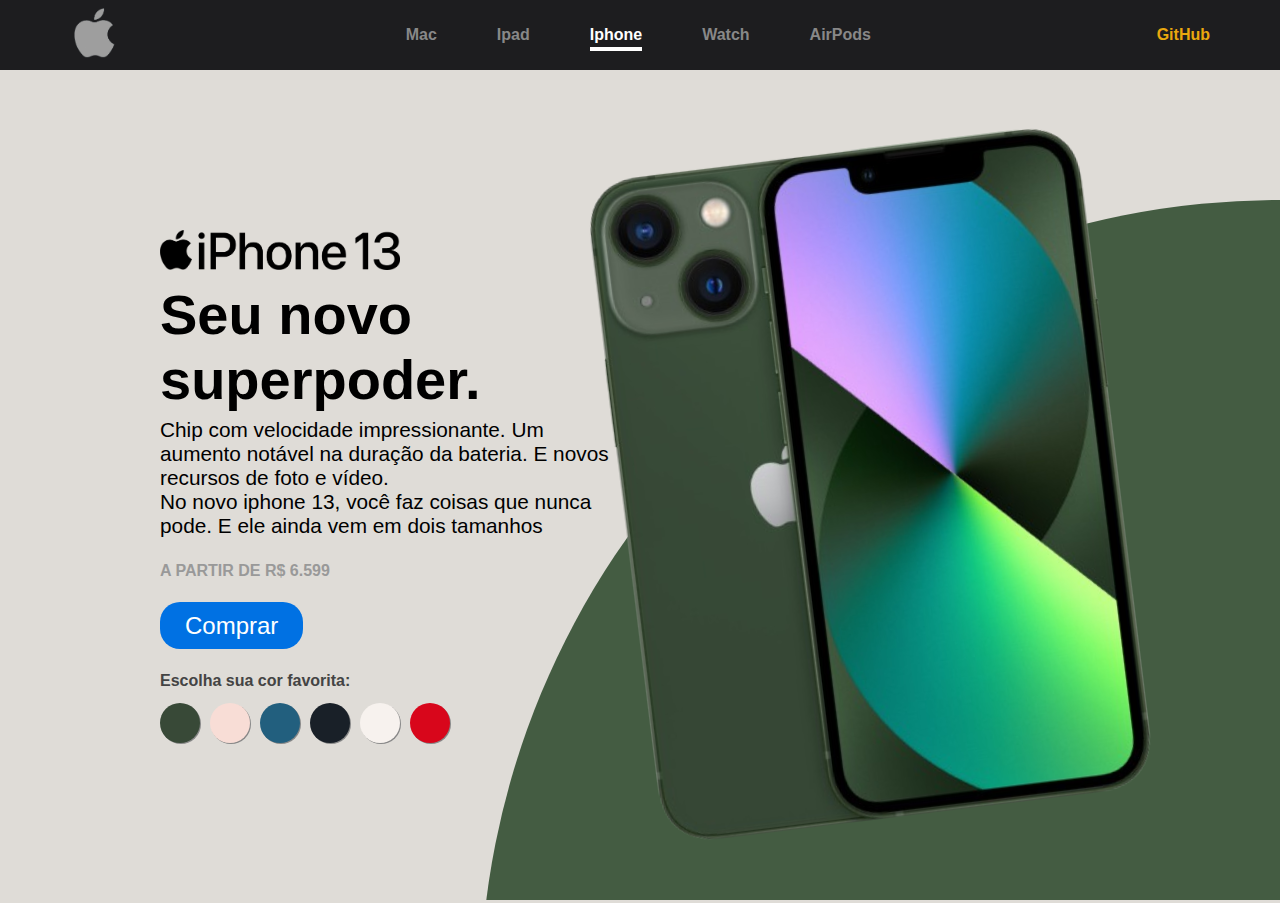
<file: index.html>
<!DOCTYPE html>
<ht lang="pt-BR">
<head>
    <meta charset="UTF-8">
    <meta name="viewport" content="width=device-width, initial-scale=1.0">
    <title>Iphone</title>
    <link rel="stylesheet" href="css/iphone.css">
    <link rel="stylesheet" href="css/reset.css">
    <link rel="stylesheet" href="css/navigation.css">
    <link rel="shortcut icon" href="assets/favicon.ico">
    
    
</head>
<body>
    <header>
        <nav class="navigation">
            <a href="#"><img class="logo" src="assets/logo.png" alt="Logo do Iphone"></a>
            <ul>
                <li><a href="macbook.html">Mac</a></li>
                <li><a href="ipad.html">Ipad</a></li>
                <li><a href="index.html" class="ativo">Iphone</a></li>
                <li><a href="watch.html">Watch</a></li>
                <li><a href="airpods.html">AirPods</a></li>
            </ul>
            <a  class="github" href="https://github.com/Maarola/Site-Iphone.git" target="_blank">GitHub</a>
        </nav>
    </header>
    <main>
        <section>
            <div class="circulo"></div>
            <div class="main__text">
                <img src="assets/iphone13.png" alt="">
                <h3>Seu novo superpoder.</h3>
                <p>Chip com velocidade impressionante. Um aumento notável na duração da bateria. E novos recursos de foto e vídeo. <br> No novo iphone 13, você faz coisas que nunca pode. E ele ainda vem em dois tamanhos</p>
                <h6>a partir de R$ 6.599</h6>
                <a href="#" class="btn">Comprar</a>
                <div class="text">
                    <h5>Escolha sua cor favorita:</h5>
                </div>
                <div class="content">
                    <span id="green" onclick="imgSlider('assets/green.png'); mudarCirculo('#445c42')"></span>
                    <span id="pink" onclick="imgSlider('assets/pink.png'); mudarCirculo('#ffc9cf')"></span>
                    <span id="blue" onclick="imgSlider('assets/blue.png'); mudarCirculo('#205D7A')"></span>
                    <span id="black" onclick="imgSlider('assets/black.png'); mudarCirculo('#092732')"></span>
                    <span id="white" onclick="imgSlider('assets/white.png'); mudarCirculo('#E9E4E0')"></span>
                    <span id="red" onclick="imgSlider('assets/red.png'); mudarCirculo('#d8061b')"></span>
                </div>
            </div>
            <div class="main__imagem">
                <img src="assets/green.png" alt="Imagem do Iphone" id="phone">
            </div>
        </section>
    </main>

    <script src="JS/script.js"></script>
</body>
</ht
</file>
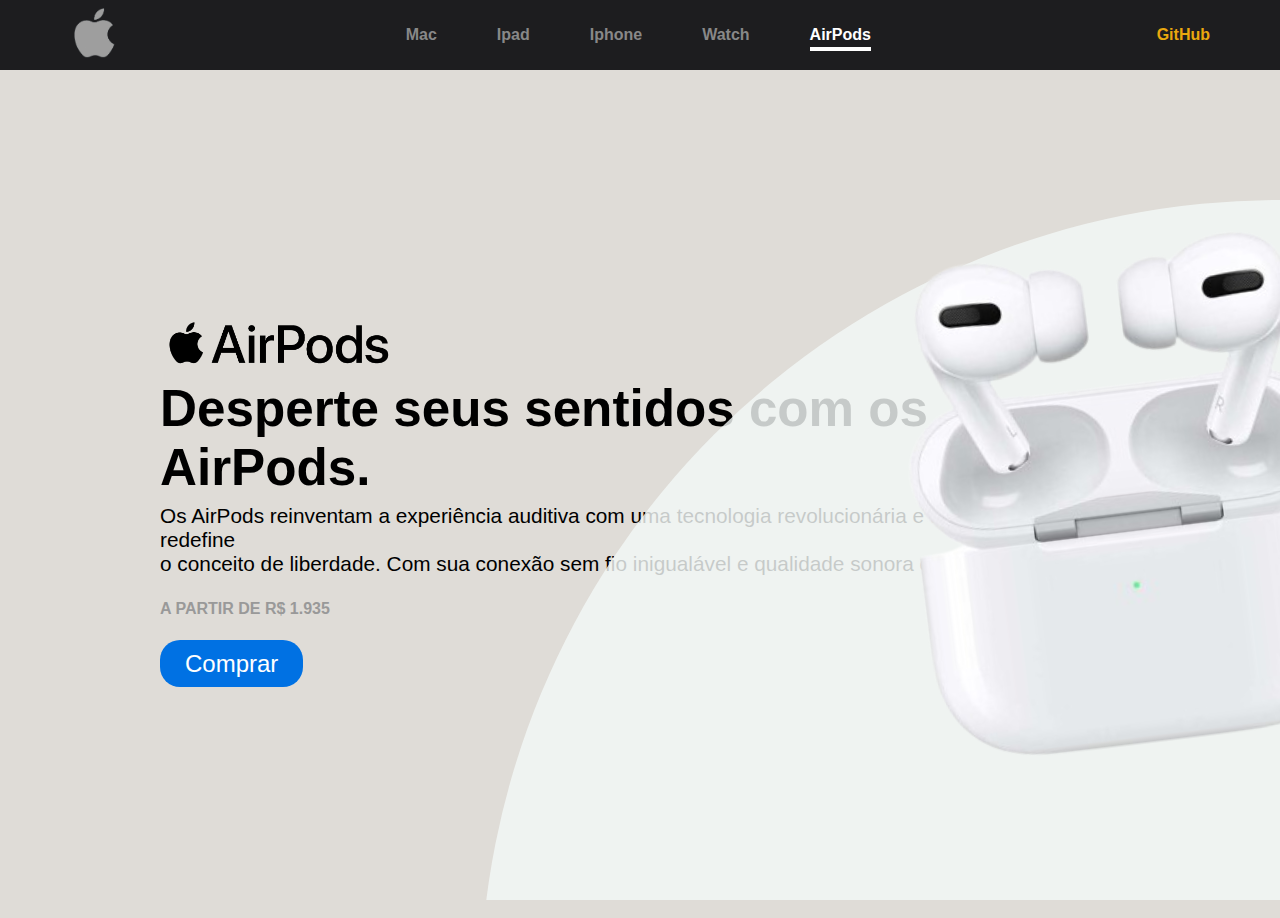
<file: airpods.html>
<!DOCTYPE html>
<ht lang="pt-BR">
<head>
    <meta charset="UTF-8">
    <meta name="viewport" content="width=device-width, initial-scale=1.0">
    <title>AirPods</title>
    <link rel="stylesheet" href="css/airpods.css">
    <link rel="stylesheet" href="css/reset.css">
    <link rel="shortcut icon" href="assets/favicon.ico">
    <link rel="stylesheet" href="css/navigation.css">
</head>
<body>
    <header>
        <nav class="navigation">
            <a href="#"><img class="logo" src="assets/logo.png" alt="Logo do Iphone"></a>
            <ul>
                <li><a href="macbook.html">Mac</a></li>
                <li><a href="ipad.html">Ipad</a></li>
                <li><a href="index.html">Iphone</a></li>
                <li><a href="watch.html">Watch</a></li>
                <li><a href="airpods.html" class="ativo">AirPods</a></li>
            </ul>
            <a  class="github" href="https://github.com/Maarola/Site-Iphone.git" target="_blank">GitHub</a>
        </nav>
    </header>
    <main>
        <section>
            <div class="circulo"></div>
            <div class="main__text">
                <img src="assets/airpods-logo.png" alt="">
                <h3>Desperte seus sentidos com os AirPods.</h3>
                <p>Os AirPods reinventam a experiência auditiva com uma tecnologia revolucionária e um design que redefine <br>o conceito de liberdade. Com sua conexão sem fio inigualável e qualidade sonora excepcional.</p>
                <h6>a partir de R$ 1.935</h6>
                <a href="#" class="btn">Comprar</a>
            </div>
            <div class="main__imagem">
                <img src="assets/airpods.png" alt="Imagem do airpods" id="phone">
            </div>
        </section>
    </main>

    <script src="JS/script.js"></script>
</body>
</ht
</file>
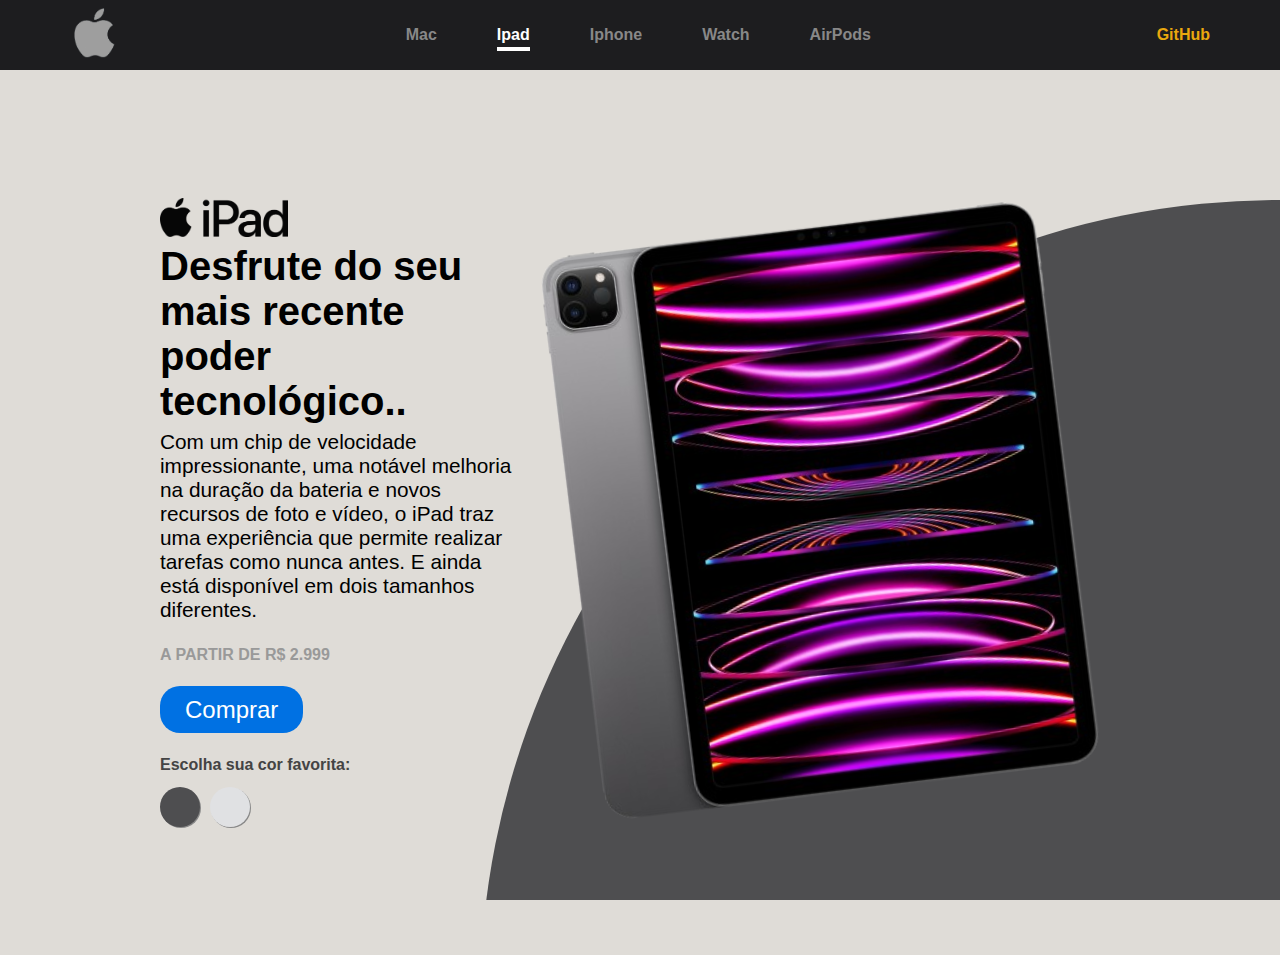
<file: ipad.html>
<!DOCTYPE html>
<ht lang="pt-BR">
<head>
    <meta charset="UTF-8">
    <meta name="viewport" content="width=device-width, initial-scale=1.0">
    <title>Ipad</title>
    <link rel="stylesheet" href="css/ipad.css">
    <link rel="stylesheet" href="css/reset.css">
    <link rel="stylesheet" href="css/navigation.css">
    <link rel="shortcut icon" href="assets/favicon.ico">
    
    
</head>
<body>
    <header>
        <nav class="navigation">
            <a href="#"><img class="logo" src="assets/logo.png" alt="Logo do Iphone"></a>
            <ul>
                <li><a href="macbook.html">Mac</a></li>
                <li><a href="ipad.html" class="ativo">Ipad</a></li>
                <li><a href="index.html">Iphone</a></li>
                <li><a href="watch.html">Watch</a></li>
                <li><a href="airpods.html">AirPods</a></li>
            </ul>
            <a  class="github" href="https://github.com/Maarola/Site-Iphone.git" target="_blank">GitHub</a>
        </nav>
    </header>
    <main>
        <section>
            <div class="circulo"></div>
            <div class="main__text">
                <img src="assets/ipad-logo.png" alt="">
                <h3>Desfrute do seu mais recente poder tecnológico..</h3>
                <p>Com um chip de velocidade impressionante, uma notável melhoria na duração da bateria e novos recursos de foto e vídeo, o iPad traz uma experiência que permite realizar tarefas como nunca antes. E ainda está disponível em dois tamanhos diferentes.</p>
                <h6>a partir de R$ 2.999</h6>
                <a href="#" class="btn">Comprar</a>
                <div class="text">
                    <h5>Escolha sua cor favorita:</h5>
                </div>
                <div class="content">
                    <span id="grey" onclick="imgSlider('assets/Ipad-grey.png'); mudarCirculo('#4E4E50')"></span>
                    <span id="white" onclick="imgSlider('assets/Ipad-white.png'); mudarCirculo('#B1B2B4')"></span>
                </div>
            </div>
            <div class="main__imagem">
                <img src="assets/Ipad-grey.png" alt="Imagem do Iphone" id="phone">
            </div>
        </section>
    </main>

    <script src="JS/script.js"></script>
</body>
</ht
</file>
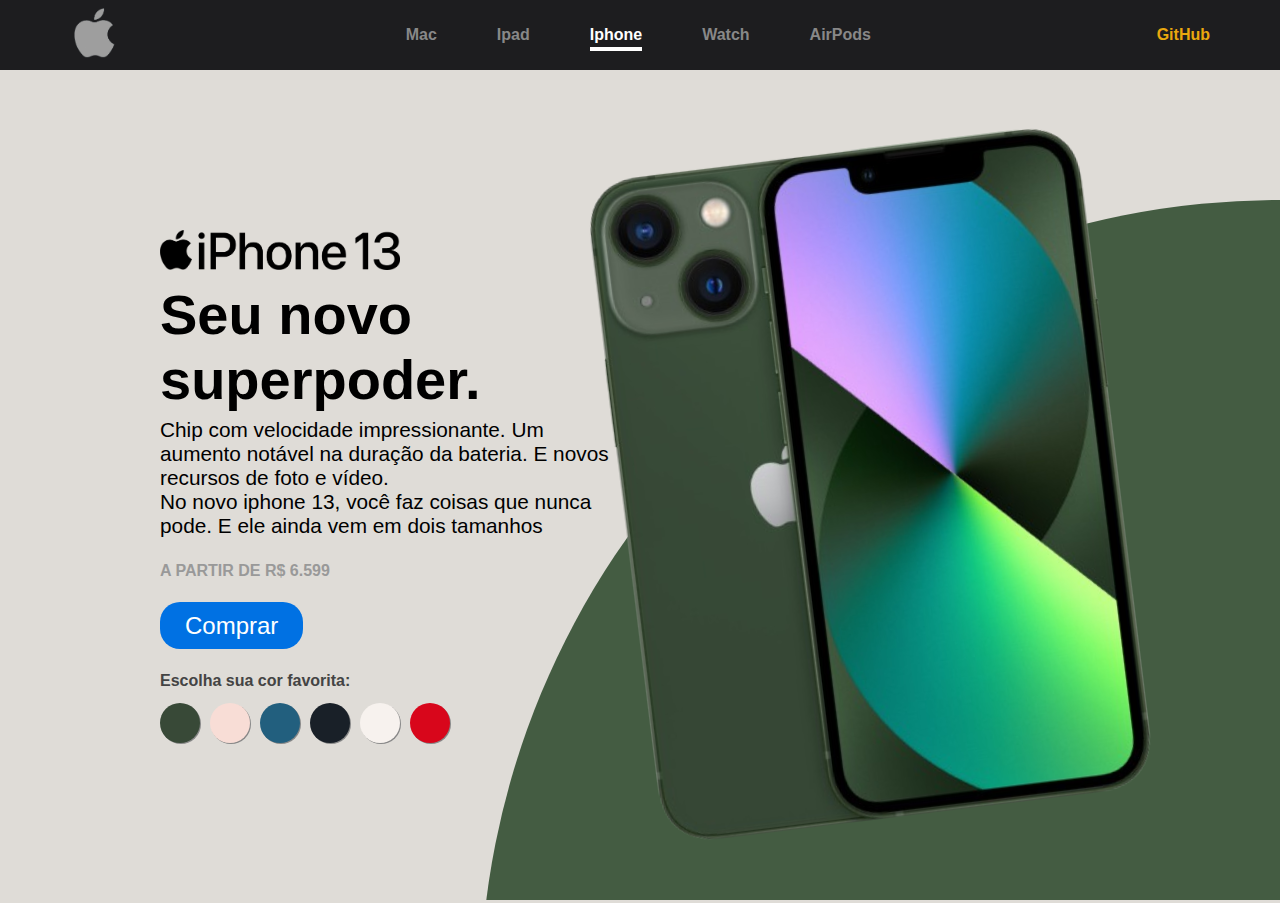
<file: iphone.html>
<!DOCTYPE html>
<ht lang="pt-BR">
<head>
    <meta charset="UTF-8">
    <meta name="viewport" content="width=device-width, initial-scale=1.0">
    <title>Iphone</title>
    <link rel="stylesheet" href="css/iphone.css">
    <link rel="stylesheet" href="css/reset.css">
    <link rel="stylesheet" href="css/navigation.css">
    <link rel="shortcut icon" href="assets/favicon.ico">
    
    
</head>
<body>
    <header>
        <nav class="navigation">
            <a href="#"><img class="logo" src="assets/logo.png" alt="Logo do Iphone"></a>
            <ul>
                <li><a href="macbook.html">Mac</a></li>
                <li><a href="ipad.html">Ipad</a></li>
                <li><a href="iphone.html" class="ativo">Iphone</a></li>
                <li><a href="watch.html">Watch</a></li>
                <li><a href="airpods.html">AirPods</a></li>
            </ul>
            <a  class="github" href="https://github.com/Maarola/Site-Iphone.git" target="_blank">GitHub</a>
        </nav>
    </header>
    <main>
        <section>
            <div class="circulo"></div>
            <div class="main__text">
                <img src="assets/iphone13.png" alt="">
                <h3>Seu novo superpoder.</h3>
                <p>Chip com velocidade impressionante. Um aumento notável na duração da bateria. E novos recursos de foto e vídeo. <br> No novo iphone 13, você faz coisas que nunca pode. E ele ainda vem em dois tamanhos</p>
                <h6>a partir de R$ 6.599</h6>
                <a href="#" class="btn">Comprar</a>
                <div class="text">
                    <h5>Escolha sua cor favorita:</h5>
                </div>
                <div class="content">
                    <span id="green" onclick="imgSlider('assets/green.png'); mudarCirculo('#445c42')"></span>
                    <span id="pink" onclick="imgSlider('assets/pink.png'); mudarCirculo('#ffc9cf')"></span>
                    <span id="blue" onclick="imgSlider('assets/blue.png'); mudarCirculo('#205D7A')"></span>
                    <span id="black" onclick="imgSlider('assets/black.png'); mudarCirculo('#092732')"></span>
                    <span id="white" onclick="imgSlider('assets/white.png'); mudarCirculo('#E9E4E0')"></span>
                    <span id="red" onclick="imgSlider('assets/red.png'); mudarCirculo('#d8061b')"></span>
                </div>
            </div>
            <div class="main__imagem">
                <img src="assets/green.png" alt="Imagem do Iphone" id="phone">
            </div>
        </section>
    </main>

    <script src="JS/script.js"></script>
</body>
</ht
</file>
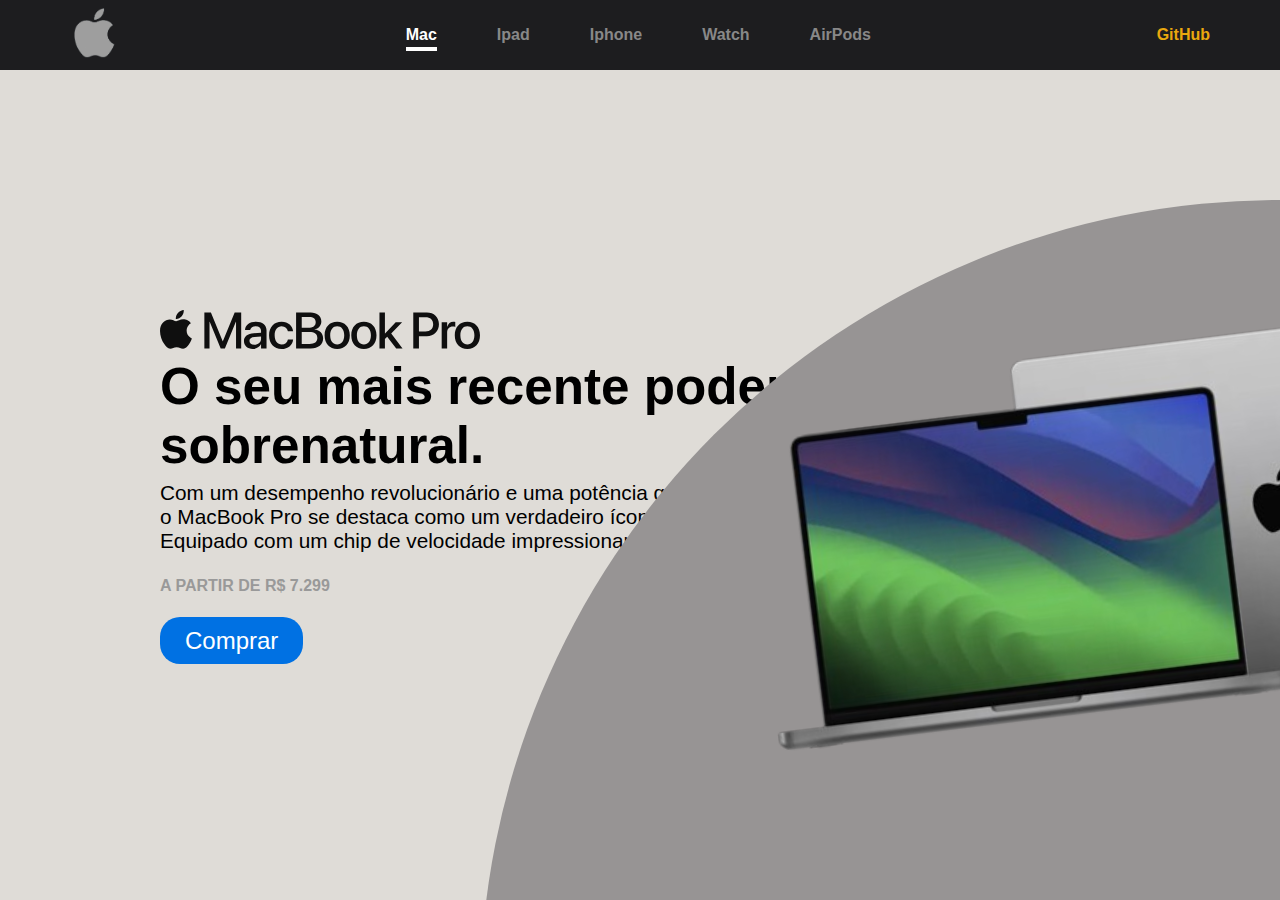
<file: macbook.html>
<!DOCTYPE html>
<ht lang="pt-BR">
<head>
    <meta charset="UTF-8">
    <meta name="viewport" content="width=device-width, initial-scale=1.0">
    <title>Macbook</title>
    <link rel="stylesheet" href="css/macbook.css">
    <link rel="stylesheet" href="css/reset.css">
    <link rel="shortcut icon" href="assets/favicon.ico">
    <link rel="stylesheet" href="css/navigation.css">
</head>
<body>
    <header>
        <nav class="navigation">
            <a href="#"><img class="logo" src="assets/logo.png" alt="Logo da Apple"></a>
            <ul>
                <li><a href="macbook.html" class="ativo">Mac</a></li>
                <li><a href="ipad.html">Ipad</a></li>
                <li><a href="index.html">Iphone</a></li>
                <li><a href="watch.html">Watch</a></li>
                <li><a href="airpods.html">AirPods</a></li>
            </ul>
            <a  class="github" href="https://github.com/Maarola/Site-Iphone.git" target="_blank">GitHub</a>
        </nav>
    </header>
    <main>
        <section>
            <div class="circulo"></div>
            <div class="main__text">
                <img src="assets/MacBook_Pro.svg" alt="">
                <h3>O seu mais recente poder sobrenatural.</h3>
                <p>Com um desempenho revolucionário e uma potência que redefine os limites da computação pessoal, <br> o MacBook Pro se destaca como um verdadeiro ícone da inovação tecnológica. <br>Equipado com um chip de velocidade impressionante,</p>
                <h6>a partir de R$ 7.299</h6>
                <a href="#" class="btn">Comprar</a>
            </div>
            <div class="main__imagem">
                <img src="assets/macbook.png" alt="Imagem do MacBook" id="phone">
            </div>
        </section>
    </main>

    <script src="JS/script.js"></script>
</body>
</ht
</file>
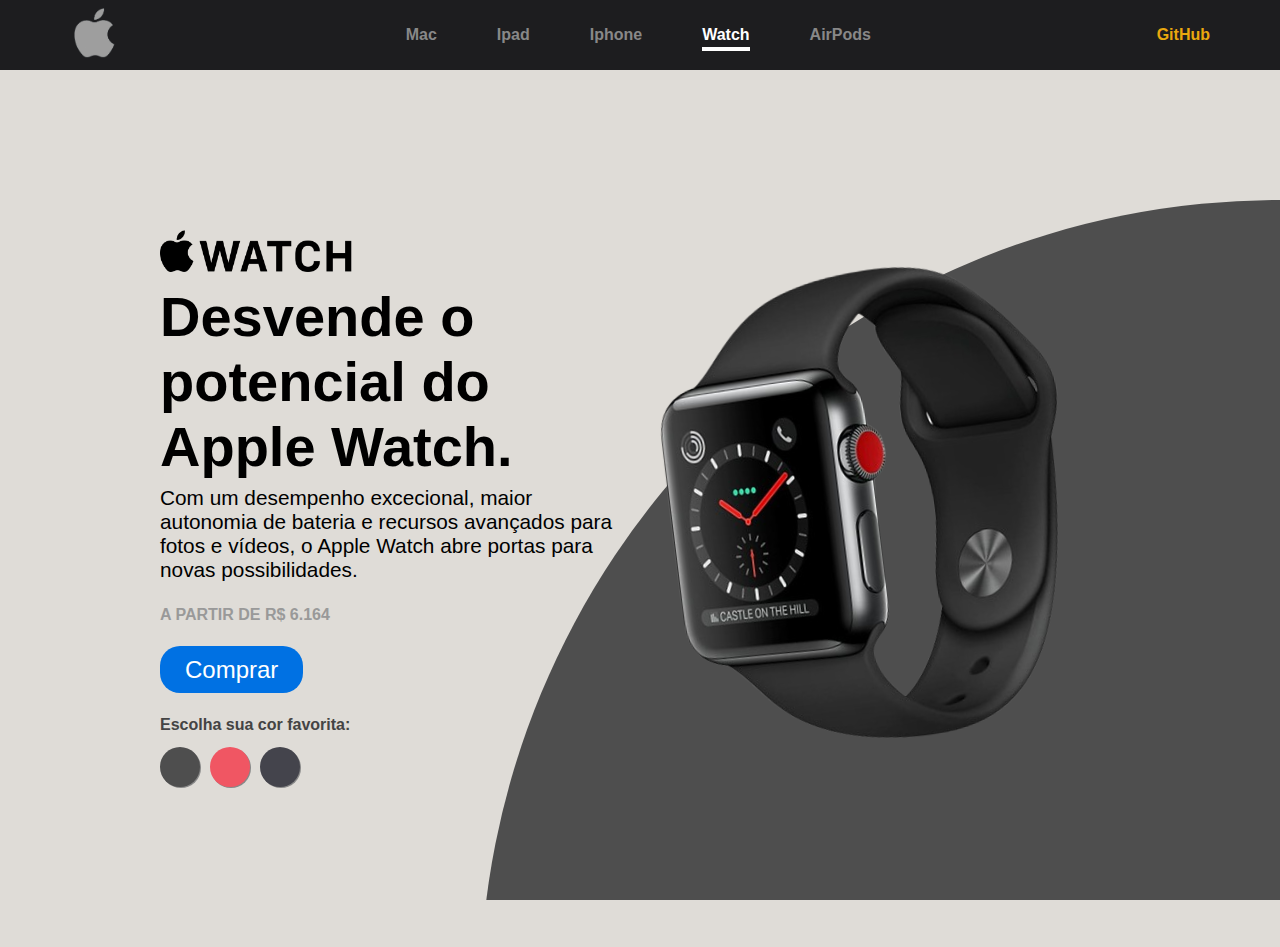
<file: watch.html>
<!DOCTYPE html>
<ht lang="pt-BR">
<head>
    <meta charset="UTF-8">
    <meta name="viewport" content="width=device-width, initial-scale=1.0">
    <title>Watch</title>
    <link rel="stylesheet" href="css/watch.css">
    <link rel="stylesheet" href="css/reset.css">
    <link rel="stylesheet" href="css/navigation.css">
    <link rel="shortcut icon" href="assets/favicon.ico">
    
    
</head>
<body>
    <header>
        <nav class="navigation">
            <a href="#"><img class="logo" src="assets/logo.png" alt="Logo do Iphone"></a>
            <ul>
                <li><a href="macbook.html">Mac</a></li>
                <li><a href="ipad.html">Ipad</a></li>
                <li><a href="index.html">Iphone</a></li>
                <li><a href="watch.html" class="ativo">Watch</a></li>
                <li><a href="airpods.html">AirPods</a></li>
            </ul>
            <a  class="github" href="https://github.com/Maarola/Site-Iphone.git" target="_blank">GitHub</a>
        </nav>
    </header>
    <main>
        <section>
            <div class="circulo"></div>
            <div class="main__text">
                <img src="assets/watch-logo.png"">
                <h3>Desvende o potencial do Apple Watch.</h3>
                <p>Com um desempenho excecional, maior autonomia de bateria e recursos avançados para fotos e vídeos, o Apple Watch abre portas para novas possibilidades.</p>
                <h6>a partir de R$ 6.164</h6>
                <a href="#" class="btn">Comprar</a>
                <div class="text">
                    <h5>Escolha sua cor favorita:</h5>
                </div>
                <div class="content">
                    <span id="black" onclick="imgSlider('assets/watch-black.png'); mudarCirculo('#4E4E4E')"></span>
                    <span id="red" onclick="imgSlider('assets/watch-red.png'); mudarCirculo('#F05663')"></span>
                    <span id="blue" onclick="imgSlider('assets/watch-blue.png'); mudarCirculo('#44444C')"></span>

                </div>
            </div>
            <div class="main__imagem">
                <img src="assets/watch-black.png" id="phone">
            </div>
        </section>
    </main>

    <script src="JS/script.js"></script>
</body>
</ht
</file>
<file: css/iphone.css>
main section{
    display: flex;
    align-items: center;
    justify-content: space-between;
    padding: 5rem 10rem;
}

.main__text img {
    width: 15rem;
    margin-bottom: 0.9vh;
}
.main__text h3 {
    font-size: 3.5rem;
    margin-bottom: 0.4rem;
}

.main__text p{
    margin-bottom: 1.5rem;
    font-size: 1.3rem;
}

.main__text h6{
    color: #999;
    font-size: 1rem;
    margin-bottom: 2rem;
    text-transform: uppercase;
}

.main__text .btn{
    padding:  10px 25px;
    background-color: #0071e3;
    border-radius: 20px;
    color: #fff;
    font-size: 1.5rem;
    transition: all 0.5s;
}

.main__text .btn:hover{
    opacity: .85;
}

.main__text .text h5{
    font-size: 1rem;
    color: #444;
    margin-top: 2rem;
    margin-bottom: 0.8rem;
}

.main__text .content{
    display: flex;
    align-items: center;
    gap: 10px;
}

.main__text .content span{
    width: 40px;
    height: 40px;
    border-radius: 50%;
    cursor: pointer;
    box-shadow: 1px 1px #888;
    transition: all 0.5s;
}

.main__text .content span:hover{
    opacity: .80;
}

#green{
    background-color: #384937;
}

#pink{
    background-color: #f8ddd6;
}

#blue{
    background-color: #225f7e;
}

#black{
    background-color: #192028;
}

#white{
    background-color: #f7f2ee;
}

#red{
    background-color: #d8061b;
}


.main__imagem{
    transition: all 1s ease;
    z-index: 100;
}

.main__imagem img {
    width: 500px;
    transform: rotate(-7deg);
}

.circulo{
    position: absolute;
    top: 0;
    left: 0;
    width: 100%;
    height: 100%;
    background: #445c42;
    clip-path: circle(800px at right 1000px);
}
</file>
<file: css/navigation.css>
header {
    padding: 0.5rem 4.375rem;
    background-color: #1d1d1f;
}

.navigation{
    display: flex;
    align-items: center;
    justify-content: space-between;
}

.navigation .logo{
    width: 3.125rem;

}

.navigation ul {
    display: flex;
    align-items: center;
    gap: 60px;
}

.navigation ul li a {
    color: #888;
    font-weight: 600;
    padding-bottom: 4px;
    transition: all 0.2s ease-in-out;
}

.navigation ul li a:hover {
    color: #fff;
    border-bottom: 4px solid #fff;
}

.navigation .ativo{
    color: #fff;
    border-bottom: 4px solid #fff;
}
</file>
<file: css/airpods.css>
main section{
    display: flex;
    align-items: center;
    justify-content: space-between;
    padding: 15rem 10rem;
}

.main__text img {
    width: 15rem;
    margin-bottom: 0vh;
}
.main__text h3 {
    font-size: 3.2rem;
    margin-bottom: 0.4rem;
}

.main__text p{
    margin-bottom: 1.5rem;
    font-size: 1.3rem;
}

.main__text h6{
    color: #999;
    font-size: 1rem;
    margin-bottom: 2rem;
    text-transform: uppercase;
}

.main__text .btn{
    padding:  10px 25px;
    background-color: #0071e3;
    border-radius: 20px;
    color: #fff;
    font-size: 1.5rem;
    transition: all 0.5s;
}

.main__text .btn:hover{
    opacity: .85;
}

.main__text .text h5{
    font-size: 1rem;
    color: #444;
    margin-top: 2rem;
    margin-bottom: 2rem;
}

.main__text .content{
    display: flex;
    align-items: center;
    gap: 10px;
}

.main__text .content span{
    width: 40px;
    height: 40px;
    border-radius: 50%;
    cursor: pointer;
    box-shadow: 1px 1px #888;
    transition: all 0.5s;
}

.main__text .content span:hover{
    opacity: .80;
}

.main__imagem{
    transition: all 1s ease;
    z-index: 100;
}

.main__imagem img {
    position: absolute;
    top: 23%;
    left: 55%;
    width: 800px;
    transform: rotate(-7deg);
}

.circulo{
    position: absolute;
    top: 0;
    left: 0;
    width: 100%;
    height: 100%;
    background: rgba(243, 248, 247, 0.815);
    clip-path: circle(800px at right 1000px);
}
</file>
<file: css/ipad.css>
main section{
    display: flex;
    align-items: center;
    justify-content: space-between;
    padding: 8rem 10rem;
}

.main__text img {
    width: 8rem;
    margin-bottom: 0.3vh;
}
.main__text h3 {
    font-size: 2.5rem;
    margin-bottom: 0.4rem;
}

.main__text p{
    margin-bottom: 1.5rem;
    font-size: 1.3rem;
}

.main__text h6{
    color: #999;
    font-size: 1rem;
    margin-bottom: 2rem;
    text-transform: uppercase;
}

.main__text .btn{
    padding:  10px 25px;
    background-color: #0071e3;
    border-radius: 20px;
    color: #fff;
    font-size: 1.5rem;
    transition: all 0.5s;
}

.main__text .btn:hover{
    opacity: .85;
}

.main__text .text h5{
    font-size: 1rem;
    color: #444;
    margin-top: 2rem;
    margin-bottom: 0.8rem;
}

.main__text .content{
    position: relative;
    display: flex;
    align-items: center;
    gap: 10px;
}

.main__text .content span{
    width: 40px;
    height: 40px;
    border-radius: 50%;
    cursor: pointer;
    box-shadow: 1px 1px #888;
    transition: all 0.3s ease-in-out;
}



.main__text .content span:hover{
    opacity: .80;
}

#grey{
    background-color: #4E4E50;
}

#white{
    background-color: #E0E1E3;
}


.main__imagem{
    transition: all 1s ease;
    z-index: 100;
}

.main__imagem img {
    
    width: 600px;
    transform: rotate(-7deg);
}

.circulo{
    position: absolute;
    top: 0;
    left: 0;
    width: 100%;
    height: 100%;
    background: #4E4E50;
    clip-path: circle(800px at right 1000px);
}
</file>
<file: css/macbook.css>
main section{
    display: flex;
    align-items: center;
    justify-content: space-between;
    padding: 15rem 10rem;
}

.main__text img {
    width: 20rem;
    margin-bottom: 0.4vh;
}
.main__text h3 {
    font-size: 3.2rem;
    margin-bottom: 0.4rem;
}

.main__text p{
    margin-bottom: 1.5rem;
    font-size: 1.3rem;
}

.main__text h6{
    color: #999;
    font-size: 1rem;
    margin-bottom: 2rem;
    text-transform: uppercase;
}

.main__text .btn{
    padding:  10px 25px;
    background-color: #0071e3;
    border-radius: 20px;
    color: #fff;
    font-size: 1.5rem;
    transition: all 0.5s;
}

.main__text .btn:hover{
    opacity: .85;
}

.main__text .text h5{
    font-size: 1rem;
    color: #444;
    margin-top: 2rem;
    margin-bottom: 2rem;
}

.main__text .content{
    display: flex;
    align-items: center;
    gap: 10px;
}

.main__text .content span{
    width: 40px;
    height: 40px;
    border-radius: 50%;
    cursor: pointer;
    box-shadow: 1px 1px #888;
    transition: all 0.5s;
}

.main__text .content span:hover{
    opacity: .80;
}

.main__imagem{
    transition: all 1s ease;
    z-index: 100;
}

.main__imagem img {
    position: absolute;
    top: 30%;
    left: 56%;
    width: 900px;
    transform: rotate(-7deg);
}

.circulo{
    position: absolute;
    top: 0;
    left: 0;
    width: 100%;
    height: 100%;
    background: #979494;
    clip-path: circle(800px at right 1000px);
}
</file>
<file: css/watch.css>
main section{
    display: flex;
    align-items: center;
    justify-content: space-between;
    padding: 10rem 10rem;
}

.main__text img {
    width: 12rem;
    margin-bottom: 0.9vh;
}
.main__text h3 {
    font-size: 3.5rem;
    margin-bottom: 0.4rem;
}

.main__text p{
    margin-bottom: 1.5rem;
    font-size: 1.3rem;
}

.main__text h6{
    color: #999;
    font-size: 1rem;
    margin-bottom: 2rem;
    text-transform: uppercase;
}

.main__text .btn{
    padding:  10px 25px;
    background-color: #0071e3;
    border-radius: 20px;
    color: #fff;
    font-size: 1.5rem;
    transition: all 0.5s;
}

.main__text .btn:hover{
    opacity: .85;
}

.main__text .text h5{
    font-size: 1rem;
    color: #444;
    margin-top: 2rem;
    margin-bottom: 0.8rem;
}

.main__text .content{
    display: flex;
    align-items: center;
    gap: 10px;
}

.main__text .content span{
    width: 40px;
    height: 40px;
    border-radius: 50%;
    cursor: pointer;
    box-shadow: 1px 1px #888;
    transition: all 0.5s;
}

.main__text .content span:hover{
    opacity: .80;
}

#black{
    background-color: #4E4E4E;
}

#red{
    background-color: #F05663;
}

#blue{
    background-color: #44444C;
}


.main__imagem{
    transition: all 1s ease;
    z-index: 100;
}

.main__imagem img {
    width: 500px;
    transform: rotate(-7deg);
}

.circulo{
    position: absolute;
    top: 0;
    left: 0;
    width: 100%;
    height: 100%;
    background: #4E4E4E;;
    clip-path: circle(800px at right 1000px);
}
</file>
